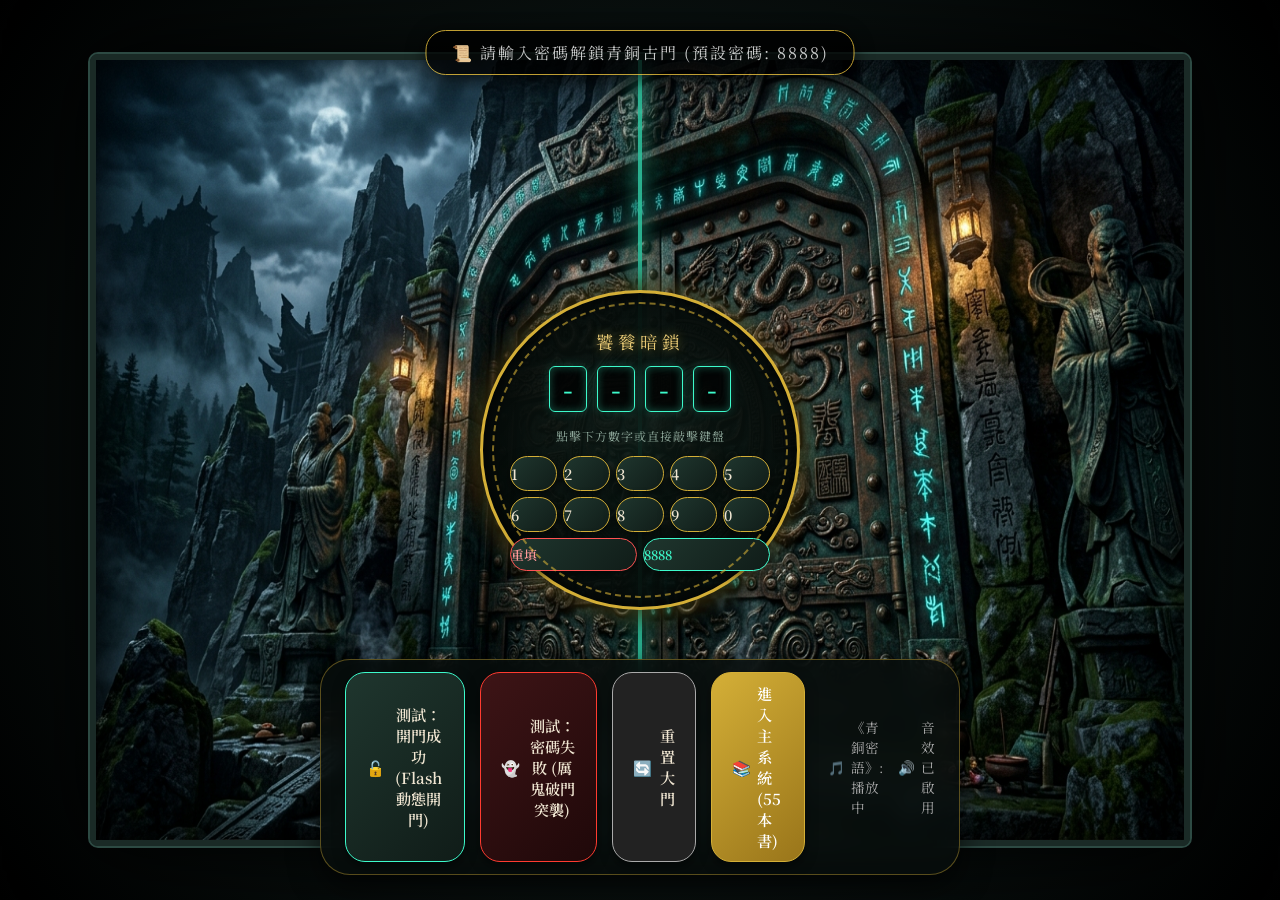
<file: door-demo.html>
<!DOCTYPE html>
<html lang="zh-TW">
<head>
  <meta charset="UTF-8">
  <meta name="viewport" content="width=device-width, initial-scale=1.0">
  <title>古老青銅門機關 - 開門與厲鬼破門突襲 Demo</title>
  <link rel="preconnect" href="https://fonts.googleapis.com">
  <link rel="preconnect" href="https://fonts.gstatic.com" crossorigin>
  <link href="https://fonts.googleapis.com/css2?family=Cinzel:wght@600;900&family=Noto+Serif+TC:wght@600;900&display=swap" rel="stylesheet">
  <style>
    :root {
      --gold-primary: #d4af37;
      --gold-glow: rgba(212, 175, 55, 0.6);
      --bronze-dark: #0f1c18;
      --rune-cyan: #3dfacb;
      --blood-red: #ff1e27;
    }

    * {
      box-sizing: border-box;
      margin: 0;
      padding: 0;
      user-select: none;
    }

    body {
      background-color: #050807;
      color: #e0e0e0;
      font-family: 'Noto Serif TC', 'Cinzel', serif;
      overflow: hidden;
      height: 100vh;
      width: 100vw;
      display: flex;
      justify-content: center;
      align-items: center;
    }

    /* 3D 舞台場景 */
    .scene-viewport {
      position: relative;
      width: 100vw;
      height: 100vh;
      perspective: 1200px;
      perspective-origin: center center;
      display: flex;
      justify-content: center;
      align-items: center;
      overflow: hidden;
      background: radial-gradient(circle at center, #152422 0%, #060b0a 70%, #000 100%);
    }

    /* 門後神秘殿堂/光芒背景 (開門後展現) */
    .sanctum-background {
      position: absolute;
      top: 0;
      left: 0;
      width: 100%;
      height: 100%;
      display: flex;
      flex-direction: column;
      justify-content: center;
      align-items: center;
      background: radial-gradient(ellipse at center, #ffeaa7 0%, #d4af37 25%, #1a1a1a 70%, #000 100%);
      z-index: 1;
      opacity: 0;
      transform: scale(0.9);
      transition: opacity 1.5s ease, transform 2s ease;
    }

    .sanctum-background.revealed {
      opacity: 1;
      transform: scale(1.05);
    }

    .sanctum-content {
      text-align: center;
      color: #fff;
      text-shadow: 0 0 20px rgba(0,0,0,0.8), 0 0 40px #d4af37;
    }

    .sanctum-title {
      font-size: 2.8rem;
      font-weight: 900;
      letter-spacing: 6px;
      margin-bottom: 12px;
      color: #fff8db;
    }

    .sanctum-desc {
      font-size: 1.2rem;
      letter-spacing: 2px;
      color: #f7e1a0;
    }

    /* 幽冥煞氣裂隙光 (門縫透出的綠紅邪光) */
    .underworld-rift {
      position: absolute;
      top: 0;
      left: 0;
      width: 100%;
      height: 100%;
      background: radial-gradient(circle at center, #00ff88 0%, #ff1e27 40%, transparent 75%);
      opacity: 0;
      z-index: 2;
      transition: opacity 0.3s ease;
      mix-blend-mode: screen;
      pointer-events: none;
    }

    .gate-frame.ghost-cracked ~ .underworld-rift {
      opacity: 0.9;
      animation: riftFlicker 0.15s infinite alternate;
    }

    @keyframes riftFlicker {
      0% { opacity: 0.55; filter: brightness(0.8); }
      100% { opacity: 1; filter: brightness(1.5); }
    }

    /* 青銅巨門外框結構 */
    .gate-frame {
      position: relative;
      width: 92vw;
      max-width: 1100px;
      height: 88vh;
      max-height: 820px;
      z-index: 5;
      display: flex;
      box-shadow: 0 0 80px rgba(0, 0, 0, 0.95), inset 0 0 40px rgba(0, 0, 0, 0.9);
      border-radius: 8px;
      border: 6px solid #1a2a26;
      outline: 2px solid #2d4a43;
      transform-style: preserve-3d;
      transition: transform 1.8s cubic-bezier(0.2, 0.8, 0.2, 1);
    }

    /* 左門與右門 */
    .door-leaf {
      position: relative;
      width: 50%;
      height: 100%;
      background-image: url('assets/bronze_gate.jpg');
      background-size: 200% 100%;
      background-repeat: no-repeat;
      transform-style: preserve-3d;
      transition: transform 2.2s cubic-bezier(0.4, 0, 0.2, 1), filter 0.8s ease;
      box-shadow: inset 0 0 50px rgba(0, 0, 0, 0.8);
    }

    .door-leaf.left {
      background-position: left center;
      transform-origin: left center;
      border-right: 2px solid rgba(0, 0, 0, 0.8);
    }

    .door-leaf.right {
      background-position: right center;
      transform-origin: right center;
      border-left: 2px solid rgba(0, 0, 0, 0.8);
    }

    /* 開門成功狀態 */
    .gate-frame.opened .door-leaf.left {
      transform: rotateY(-110deg);
      box-shadow: 30px 0 50px rgba(0, 0, 0, 0.7);
    }

    .gate-frame.opened .door-leaf.right {
      transform: rotateY(110deg);
      box-shadow: -30px 0 50px rgba(0, 0, 0, 0.7);
    }

    .gate-frame.opened {
      transform: scale(1.15) translateZ(100px);
    }

    /* 門縫被厲鬼撕開狀態 (Crack Open) */
    .gate-frame.ghost-cracked .door-leaf.left {
      transform: rotateY(-36deg);
      box-shadow: 25px 0 45px rgba(0, 0, 0, 0.95);
      filter: drop-shadow(0 0 25px rgba(255, 30, 39, 0.6));
      transition: transform 0.25s cubic-bezier(0.1, 0.9, 0.2, 1);
    }

    .gate-frame.ghost-cracked .door-leaf.right {
      transform: rotateY(36deg);
      box-shadow: -25px 0 45px rgba(0, 0, 0, 0.95);
      filter: drop-shadow(0 0 25px rgba(255, 30, 39, 0.6));
      transition: transform 0.25s cubic-bezier(0.1, 0.9, 0.2, 1);
    }

    /* 門縫微光 */
    .seam-light {
      position: absolute;
      top: 0;
      left: 50%;
      transform: translateX(-50%);
      width: 4px;
      height: 100%;
      background: #3dfacb;
      box-shadow: 0 0 15px #3dfacb, 0 0 30px #3dfacb;
      z-index: 10;
      opacity: 0.7;
      animation: pulseLight 3s infinite alternate;
      pointer-events: none;
      transition: opacity 0.5s ease;
    }

    .gate-frame.opened .seam-light,
    .gate-frame.ghost-cracked .seam-light {
      opacity: 0;
    }

    @keyframes pulseLight {
      0% { opacity: 0.3; filter: blur(1px); }
      100% { opacity: 0.9; filter: blur(3px); }
    }

    /* 密碼機關古盤 UI */
    .lock-mechanism {
      position: absolute;
      top: 50%;
      left: 50%;
      transform: translate(-50%, -50%);
      z-index: 20;
      background: radial-gradient(circle, rgba(12, 24, 20, 0.92) 0%, rgba(5, 10, 8, 0.96) 80%);
      border: 3px solid #d4af37;
      border-radius: 50%;
      width: 320px;
      height: 320px;
      display: flex;
      flex-direction: column;
      justify-content: center;
      align-items: center;
      box-shadow: 0 0 35px rgba(0, 0, 0, 0.9), 0 0 25px var(--gold-glow), inset 0 0 20px rgba(0, 0, 0, 0.9);
      transition: opacity 0.8s ease, transform 0.8s cubic-bezier(0.4, 0, 0.2, 1);
    }

    .gate-frame.opened .lock-mechanism {
      opacity: 0;
      transform: translate(-50%, -50%) scale(0.6) rotate(180deg);
      pointer-events: none;
    }

    /* 厲鬼衝出時，鎖盤完全隱藏消失 */
    .gate-frame.ghost-cracked .lock-mechanism {
      opacity: 0;
      transform: translate(-50%, -50%) scale(0.3);
      pointer-events: none;
      transition: opacity 0.2s ease, transform 0.2s ease;
    }

    /* 盤面符文外圈 */
    .rune-ring {
      position: absolute;
      width: 94%;
      height: 94%;
      border-radius: 50%;
      border: 2px dashed rgba(212, 175, 55, 0.6);
      animation: slowRotate 30s linear infinite;
      pointer-events: none;
    }

    @keyframes slowRotate {
      from { transform: rotate(0deg); }
      to { transform: rotate(360deg); }
    }

    .lock-title {
      font-size: 1.1rem;
      color: #e6c875;
      letter-spacing: 4px;
      margin-bottom: 12px;
      text-shadow: 0 0 10px rgba(212, 175, 55, 0.5);
    }

    .password-display {
      display: flex;
      gap: 10px;
      margin-bottom: 15px;
    }

    .pin-digit {
      width: 38px;
      height: 46px;
      background: rgba(0, 0, 0, 0.7);
      border: 1.5px solid #3dfacb;
      border-radius: 6px;
      color: #3dfacb;
      font-size: 1.6rem;
      font-weight: 900;
      display: flex;
      justify-content: center;
      align-items: center;
      box-shadow: inset 0 0 8px rgba(61, 250, 203, 0.3), 0 0 10px rgba(61, 250, 203, 0.2);
    }

    .pin-input-real {
      position: absolute;
      opacity: 0;
      pointer-events: none;
    }

    .hint-text {
      font-size: 0.75rem;
      color: #8fa89b;
      margin-bottom: 12px;
      letter-spacing: 1px;
    }

    /* 突發驚悚 鬼怪層 (在青銅門裂隙深處，青銅門始終保持在背景可見) */
    .ghost-emergence-container {
      position: absolute;
      top: 50%;
      left: 50%;
      transform: translate(-50%, -50%);
      width: 100%;
      height: 100%;
      max-width: 1100px;
      max-height: 820px;
      z-index: 18;
      pointer-events: none;
      display: flex;
      justify-content: center;
      align-items: center;
      overflow: visible;
      opacity: 0;
      visibility: hidden;
    }

    .ghost-emergence-container.active {
      visibility: visible;
      opacity: 1;
    }

    .ghost-spirit {
      position: absolute;
      width: 115%;
      height: 115%;
      object-fit: contain;
      mix-blend-mode: screen; /* 完美透明融合，青銅門清晰可見 */
      filter: contrast(1.4) brightness(1.3) drop-shadow(0 0 40px #00ff88);
      transform: translateZ(0) scale(0.1);
    }

    .ghost-emergence-container.active .ghost-spirit {
      animation: ghostBurstFromGate 1.8s cubic-bezier(0.15, 0.85, 0.25, 1) forwards;
    }

    /* 厲鬼從青銅門裂縫深處衝出的震撼軌跡 (變大時跟隨下移，完整展示恐怖面孔與全身) */
    @keyframes ghostBurstFromGate {
      0% {
        transform: scale(0.08) translateY(20px) rotate(-3deg);
        filter: brightness(0.2) drop-shadow(0 0 5px #00ff88);
        opacity: 0;
      }
      22% {
        opacity: 1;
        filter: brightness(1.8) contrast(1.5) drop-shadow(0 0 60px #00ff88) drop-shadow(0 0 90px red);
      }
      45% {
        transform: scale(1.35) translateY(50px) rotate(2deg);
        filter: brightness(1.6) contrast(1.4) drop-shadow(0 0 80px red);
      }
      75% {
        transform: scale(1.65) translateY(100px) rotate(-1deg);
        opacity: 0.95;
      }
      100% {
        transform: scale(2.0) translateY(160px);
        opacity: 0;
        filter: brightness(0) blur(25px);
      }
    }

    /* 血色驚悚閃爍遮罩 */
    .blood-overlay {
      position: fixed;
      top: 0;
      left: 0;
      width: 100vw;
      height: 100vh;
      background: radial-gradient(circle, rgba(255, 0, 0, 0.4) 0%, rgba(80, 0, 0, 0.8) 80%);
      mix-blend-mode: hard-light;
      opacity: 0;
      pointer-events: none;
      z-index: 90;
    }

    .blood-overlay.flash {
      animation: redFlash 1.6s ease-out forwards;
    }

    @keyframes redFlash {
      0%, 25%, 50% { opacity: 0.85; }
      12%, 37% { opacity: 0.15; }
      100% { opacity: 0; }
    }

    /* 螢幕震動動畫 (Screen Shake) */
    .shake-intense {
      animation: intenseShake 0.75s cubic-bezier(.36,.07,.19,.97) both;
    }

    @keyframes intenseShake {
      10%, 90% { transform: translate3d(-8px, 6px, 0) rotate(-1.5deg); }
      20%, 80% { transform: translate3d(10px, -8px, 0) rotate(2deg); }
      30%, 50%, 70% { transform: translate3d(-14px, 10px, 0) rotate(-2.5deg); }
      40%, 60% { transform: translate3d(14px, -10px, 0) rotate(2.5deg); }
    }

    /* 狀態訊息提示浮層 */
    .status-toast {
      position: absolute;
      top: 30px;
      left: 50%;
      transform: translateX(-50%);
      padding: 10px 25px;
      background: rgba(0, 0, 0, 0.85);
      border-radius: 20px;
      font-size: 1rem;
      letter-spacing: 2px;
      z-index: 60;
      border: 1px solid #d4af37;
      box-shadow: 0 4px 20px rgba(0,0,0,0.8);
      transition: all 0.3s ease;
      opacity: 0.9;
    }

    /* 快捷控制面板 (置底) */
    .control-deck {
      position: absolute;
      bottom: 25px;
      left: 50%;
      transform: translateX(-50%);
      z-index: 50;
      display: flex;
      gap: 15px;
      background: rgba(8, 14, 12, 0.85);
      backdrop-filter: blur(12px);
      padding: 12px 24px;
      border-radius: 30px;
      border: 1px solid rgba(212, 175, 55, 0.4);
      box-shadow: 0 10px 30px rgba(0, 0, 0, 0.7);
    }

    .btn-action {
      background: linear-gradient(135deg, #1f362e, #101c18);
      color: #f0e6d2;
      border: 1px solid #d4af37;
      padding: 10px 20px;
      border-radius: 20px;
      font-family: inherit;
      font-size: 0.95rem;
      font-weight: 600;
      cursor: pointer;
      display: flex;
      align-items: center;
      gap: 8px;
      transition: all 0.25s ease;
      box-shadow: 0 4px 12px rgba(0, 0, 0, 0.5);
    }

    .btn-action:hover {
      background: linear-gradient(135deg, #2e5246, #1a2f28);
      color: #fff;
      transform: translateY(-2px);
      box-shadow: 0 0 15px var(--gold-glow);
    }

    .btn-action.success {
      border-color: #3dfacb;
    }
    .btn-action.success:hover {
      box-shadow: 0 0 18px rgba(61, 250, 203, 0.7);
    }

    .btn-action.fail {
      border-color: #ff3b30;
      background: linear-gradient(135deg, #3d1416, #1f0809);
    }
    .btn-action.fail:hover {
      background: linear-gradient(135deg, #571b1e, #2e0b0d);
      box-shadow: 0 0 20px rgba(255, 59, 48, 0.8);
    }

    .btn-action.reset {
      border-color: #aaa;
      background: #222;
    }

    .audio-toggle {
      cursor: pointer;
      display: flex;
      align-items: center;
      gap: 6px;
      color: #aaa;
      font-size: 0.85rem;
      transition: color 0.2s;
    }
    .audio-toggle:hover {
      color: #3dfacb;
    }
  </style>
</head>
<body>

  <!-- 狀態提示 -->
  <div id="statusToast" class="status-toast">📜 請輸入密碼解鎖青銅古門 (預設密碼: 8888)</div>

  <!-- 3D 視角容器 -->
  <div id="sceneContainer" class="scene-viewport">
    
    <!-- 門後的神聖殿堂 (進入系統後的背景) -->
    <div id="sanctumBg" class="sanctum-background">
      <div class="sanctum-content">
        <div class="sanctum-title">✨ 藏書閣 · 封印解除 ✨</div>
        <div class="sanctum-desc">歡迎進入個人書櫃與借閱統計系統</div>
        <a href="index.html" class="btn-action" style="margin-top: 22px; padding: 14px 32px; font-size: 1.15rem; background: linear-gradient(135deg, #ffd700, #ff9800); color: #050807; font-weight: 900; text-decoration: none; border-radius: 30px; box-shadow: 0 0 30px rgba(255, 215, 0, 0.9); display: inline-block; pointer-events: auto; letter-spacing: 2px;">📚 點此進入個人書櫃主系統（查看 55 本完整藏書）➔</a>
      </div>
    </div>

    <!-- 幽冥煞氣裂隙邪光 (門縫透出) -->
    <div id="underworldRift" class="underworld-rift"></div>

    <!-- 青銅巨門本體 (背景始終可見) -->
    <div id="gateFrame" class="gate-frame">
      <!-- 門縫微光 -->
      <div class="seam-light"></div>

      <!-- 左門扇 -->
      <div class="door-leaf left"></div>

      <!-- 右門扇 -->
      <div class="door-leaf right"></div>

      <!-- 密碼機關盤 -->
      <div id="lockMechanism" class="lock-mechanism">
        <div class="rune-ring"></div>
        <div class="lock-title">饕餮暗鎖</div>
        
        <div class="password-display">
          <div class="pin-digit" id="d1">-</div>
          <div class="pin-digit" id="d2">-</div>
          <div class="pin-digit" id="d3">-</div>
          <div class="pin-digit" id="d4">-</div>
        </div>

        <input type="tel" inputmode="numeric" id="pinInput" class="pin-input-real" maxlength="4" autocomplete="off">
        
        <div class="hint-text">點擊下方數字或直接敲擊鍵盤</div>

        <div style="display: flex; flex-direction: column; gap: 6px; width: 100%; max-width: 260px;">
          <div style="display: flex; gap: 6px; justify-content: center;">
            <button type="button" class="btn-action" style="flex:1; padding: 6px 0; font-size: 0.9rem;" onclick="handleKeypad('1')">1</button>
            <button type="button" class="btn-action" style="flex:1; padding: 6px 0; font-size: 0.9rem;" onclick="handleKeypad('2')">2</button>
            <button type="button" class="btn-action" style="flex:1; padding: 6px 0; font-size: 0.9rem;" onclick="handleKeypad('3')">3</button>
            <button type="button" class="btn-action" style="flex:1; padding: 6px 0; font-size: 0.9rem;" onclick="handleKeypad('4')">4</button>
            <button type="button" class="btn-action" style="flex:1; padding: 6px 0; font-size: 0.9rem;" onclick="handleKeypad('5')">5</button>
          </div>
          <div style="display: flex; gap: 6px; justify-content: center;">
            <button type="button" class="btn-action" style="flex:1; padding: 6px 0; font-size: 0.9rem;" onclick="handleKeypad('6')">6</button>
            <button type="button" class="btn-action" style="flex:1; padding: 6px 0; font-size: 0.9rem;" onclick="handleKeypad('7')">7</button>
            <button type="button" class="btn-action" style="flex:1; padding: 6px 0; font-size: 0.9rem;" onclick="handleKeypad('8')">8</button>
            <button type="button" class="btn-action" style="flex:1; padding: 6px 0; font-size: 0.9rem;" onclick="handleKeypad('9')">9</button>
            <button type="button" class="btn-action" style="flex:1; padding: 6px 0; font-size: 0.9rem;" onclick="handleKeypad('0')">0</button>
          </div>
          <div style="display: flex; gap: 6px; justify-content: center;">
            <button type="button" class="btn-action" style="flex:1; padding: 6px 0; font-size: 0.8rem; border-color: #ff5252; color: #ff9999;" onclick="handleKeypad('clear')">重填</button>
            <button type="button" class="btn-action" style="flex:1; padding: 6px 0; font-size: 0.8rem; border-color: #3dfacb; color: #3dfacb;" onclick="handleKeypad('8888')">8888</button>
          </div>
        </div>
      </div>

      <!-- 突發厲鬼 (直接從青銅門裂縫深處破門竄出，青銅門在背景清晰可見) -->
      <div id="ghostEmergence" class="ghost-emergence-container">
        <img src="assets/ghost_emerge.jpg" alt="Ghost Bursting from Gate" class="ghost-spirit">
      </div>

    </div>

  </div>

  <!-- 血紅閃爍遮罩 -->
  <div id="bloodOverlay" class="blood-overlay"></div>

  <!-- 控制與展示面板 -->
  <div class="control-deck">
    <button class="btn-action success" onclick="triggerSuccess()">
      <span>🔓</span> 測試：開門成功 (Flash動態開門)
    </button>
    <button class="btn-action fail" onclick="triggerFail()">
      <span>👻</span> 測試：密碼失敗 (厲鬼破門突襲)
    </button>
    <button class="btn-action reset" onclick="resetGate()">
      <span>🔄</span> 重置大門
    </button>
    <a href="index.html" class="btn-action" style="background: linear-gradient(135deg, #d4af37, #99751a); color: #fff; text-decoration: none; display: inline-flex; align-items: center; gap: 6px;">
      <span>📚</span> 進入主系統 (55本書)
    </a>
    <div class="audio-toggle" id="musicToggleBtn" onclick="toggleBgmMusic()" style="margin-left: 8px;">
      <span id="musicIcon">🎵</span>
      <span id="musicText">《青銅密語》: 播放中</span>
    </div>
    <div class="audio-toggle" onclick="toggleAudio()">
      <span id="audioIcon">🔊</span>
      <span id="audioText">音效已啟用</span>
    </div>
  </div>

  <!-- 背景音樂音檔 -->
  <audio id="bgmAudio" src="assets/bronze_whisper.mp3" loop preload="auto"></audio>

  <script>
    let bgmMusicPlaying = false;
    function playBgmMusic() {
      const audio = document.getElementById('bgmAudio');
      if (audio) {
        audio.volume = 0.65;
        audio.play().then(() => {
          bgmMusicPlaying = true;
          updateBgmMusicUI(true);
        }).catch(e => console.log('BGM Auto play waiting for user click'));
      }
    }

    function toggleBgmMusic() {
      const audio = document.getElementById('bgmAudio');
      if (!audio) return;
      if (bgmMusicPlaying) {
        audio.pause();
        bgmMusicPlaying = false;
        updateBgmMusicUI(false);
      } else {
        audio.play();
        bgmMusicPlaying = true;
        updateBgmMusicUI(true);
      }
    }

    function updateBgmMusicUI(playing) {
      const icon = document.getElementById('musicIcon');
      const text = document.getElementById('musicText');
      if (icon && text) {
        icon.textContent = playing ? '🎵' : '🔇';
        text.textContent = playing ? '《青銅密語》: 播放中' : '《青銅密語》: 已暫停';
      }
    }

    document.addEventListener('click', () => {
      if (!bgmMusicPlaying) playBgmMusic();
    }, { once: true });
    document.addEventListener('keydown', () => {
      if (!bgmMusicPlaying) playBgmMusic();
    }, { once: true });

    // --- Web Audio 逼真音效合成引擎 (無須外部音檔) ---
    let audioCtx = null;
    let audioEnabled = true;

    function initAudio() {
      if (!audioCtx) {
        audioCtx = new (window.AudioContext || window.webkitAudioContext)();
      }
      if (audioCtx.state === 'suspended') {
        audioCtx.resume();
      }
    }

    function toggleAudio() {
      audioEnabled = !audioEnabled;
      document.getElementById('audioIcon').textContent = audioEnabled ? '🔊' : '🔇';
      document.getElementById('audioText').textContent = audioEnabled ? '音效已啟用' : '音效已靜音';
    }

    // 齒輪/石鍵點擊音
    function playClickSound() {
      if (!audioEnabled) return;
      initAudio();
      const osc = audioCtx.createOscillator();
      const gain = audioCtx.createGain();
      osc.type = 'triangle';
      osc.frequency.setValueAtTime(180, audioCtx.currentTime);
      osc.frequency.exponentialRampToValueAtTime(60, audioCtx.currentTime + 0.08);
      gain.gain.setValueAtTime(0.3, audioCtx.currentTime);
      gain.gain.exponentialRampToValueAtTime(0.01, audioCtx.currentTime + 0.08);
      osc.connect(gain);
      gain.connect(audioCtx.destination);
      osc.start();
      osc.stop(audioCtx.currentTime + 0.08);
    }

    // 開門震撼石門轟鳴聲
    function playGateOpenSound() {
      if (!audioEnabled) return;
      initAudio();
      
      const bufferSize = audioCtx.sampleRate * 2.5;
      const noiseBuffer = audioCtx.createBuffer(1, bufferSize, audioCtx.sampleRate);
      const output = noiseBuffer.getChannelData(0);
      for (let i = 0; i < bufferSize; i++) {
        output[i] = Math.random() * 2 - 1;
      }
      const whiteNoise = audioCtx.createBufferSource();
      whiteNoise.buffer = noiseBuffer;

      const filter = audioCtx.createBiquadFilter();
      filter.type = 'lowpass';
      filter.frequency.setValueAtTime(120, audioCtx.currentTime);
      filter.frequency.linearRampToValueAtTime(450, audioCtx.currentTime + 1.2);
      filter.frequency.linearRampToValueAtTime(80, audioCtx.currentTime + 2.5);

      const noiseGain = audioCtx.createGain();
      noiseGain.gain.setValueAtTime(0.6, audioCtx.currentTime);
      noiseGain.gain.exponentialRampToValueAtTime(0.01, audioCtx.currentTime + 2.5);

      whiteNoise.connect(filter);
      filter.connect(noiseGain);
      noiseGain.connect(audioCtx.destination);
      whiteNoise.start();

      const freqs = [110, 164.8, 220, 329.6];
      freqs.forEach((f) => {
        const osc = audioCtx.createOscillator();
        const gain = audioCtx.createGain();
        osc.type = 'sawtooth';
        osc.frequency.setValueAtTime(f, audioCtx.currentTime);
        gain.gain.setValueAtTime(0.15, audioCtx.currentTime + 0.2);
        gain.gain.exponentialRampToValueAtTime(0.001, audioCtx.currentTime + 2.0);
        osc.connect(gain);
        gain.connect(audioCtx.destination);
        osc.start(audioCtx.currentTime + 0.1);
        osc.stop(audioCtx.currentTime + 2.0);
      });
    }

    // 青銅門撞擊重響 (門猛烈關閉聲)
    function playGateSlamSound() {
      if (!audioEnabled) return;
      initAudio();
      const osc = audioCtx.createOscillator();
      const gain = audioCtx.createGain();
      osc.type = 'sawtooth';
      osc.frequency.setValueAtTime(80, audioCtx.currentTime);
      osc.frequency.exponentialRampToValueAtTime(20, audioCtx.currentTime + 0.5);
      gain.gain.setValueAtTime(0.85, audioCtx.currentTime);
      gain.gain.exponentialRampToValueAtTime(0.01, audioCtx.currentTime + 0.5);
      osc.connect(gain);
      gain.connect(audioCtx.destination);
      osc.start();
      osc.stop(audioCtx.currentTime + 0.5);
    }

    // 密碼錯誤厲鬼尖嘯與突發轟鳴音效
    function playGhostScreamSound() {
      if (!audioEnabled) return;
      initAudio();

      // 1. 尖銳刺耳的調頻尖嘯 (FM Synthesis)
      const carrier = audioCtx.createOscillator();
      const modulator = audioCtx.createOscillator();
      const modGain = audioCtx.createGain();
      const mainGain = audioCtx.createGain();

      carrier.type = 'sawtooth';
      carrier.frequency.setValueAtTime(450, audioCtx.currentTime);
      carrier.frequency.exponentialRampToValueAtTime(1400, audioCtx.currentTime + 0.3);
      carrier.frequency.exponentialRampToValueAtTime(220, audioCtx.currentTime + 1.6);

      modulator.type = 'square';
      modulator.frequency.setValueAtTime(50, audioCtx.currentTime);
      modGain.gain.setValueAtTime(350, audioCtx.currentTime);

      modulator.connect(modGain);
      modGain.connect(carrier.frequency);

      mainGain.gain.setValueAtTime(0.85, audioCtx.currentTime);
      mainGain.gain.exponentialRampToValueAtTime(0.01, audioCtx.currentTime + 1.7);

      carrier.connect(mainGain);
      mainGain.connect(audioCtx.destination);

      modulator.start();
      carrier.start();
      modulator.stop(audioCtx.currentTime + 1.7);
      carrier.stop(audioCtx.currentTime + 1.7);

      // 2. 破門撞擊低音
      const oscLow = audioCtx.createOscillator();
      const gainLow = audioCtx.createGain();
      oscLow.type = 'sine';
      oscLow.frequency.setValueAtTime(200, audioCtx.currentTime);
      oscLow.frequency.exponentialRampToValueAtTime(35, audioCtx.currentTime + 0.7);
      gainLow.gain.setValueAtTime(0.9, audioCtx.currentTime);
      gainLow.gain.exponentialRampToValueAtTime(0.01, audioCtx.currentTime + 0.7);
      oscLow.connect(gainLow);
      gainLow.connect(audioCtx.destination);
      oscLow.start();
      oscLow.stop(audioCtx.currentTime + 0.7);
    }

    // --- 互動邏輯 ---
    const gateFrame = document.getElementById('gateFrame');
    const sanctumBg = document.getElementById('sanctumBg');
    const ghostEmergence = document.getElementById('ghostEmergence');
    const bloodOverlay = document.getElementById('bloodOverlay');
    const sceneContainer = document.getElementById('sceneContainer');
    const statusToast = document.getElementById('statusToast');
    
    let currentInput = '';
    const CORRECT_PIN = '8888';

    // 鍵盤輸入監聽
    document.addEventListener('keydown', (e) => {
      if (gateFrame.classList.contains('opened') || ghostEmergence.classList.contains('active')) return;
      if (e.key >= '0' && e.key <= '9') {
        handleKeypad(e.key);
      } else if (e.key === 'Backspace') {
        currentInput = currentInput.slice(0, -1);
        updatePinDisplay();
      } else if (e.key === 'Enter') {
        if (currentInput.length > 0) {
          checkPassword();
        }
      }
    });

    function handleKeypad(key) {
      if (key === 'clear') {
        currentInput = '';
        updatePinDisplay();
        playClickSound();
        return;
      }
      if (currentInput.length < 4) {
        currentInput += key;
        playClickSound();
        updatePinDisplay();
        if (currentInput.length === 4) {
          setTimeout(checkPassword, 300);
        }
      }
    }

    function updatePinDisplay() {
      for (let i = 1; i <= 4; i++) {
        const el = document.getElementById('d' + i);
        if (i <= currentInput.length) {
          el.textContent = '●';
          el.style.color = '#d4af37';
          el.style.borderColor = '#d4af37';
        } else {
          el.textContent = '-';
          el.style.color = '#3dfacb';
          el.style.borderColor = '#3dfacb';
        }
      }
    }

    function checkPassword() {
      if (currentInput === CORRECT_PIN) {
        triggerSuccess();
      } else {
        triggerFail();
      }
    }

    // 1. 開門成功 (3D 大門向內推開)
    function triggerSuccess() {
      statusToast.textContent = '🌟 符文共鳴！青銅巨門緩緩開啟...';
      statusToast.style.borderColor = '#3dfacb';
      statusToast.style.color = '#3dfacb';

      playGateOpenSound();

      gateFrame.classList.remove('ghost-cracked');
      ghostEmergence.classList.remove('active');
      gateFrame.classList.add('opened');
      sanctumBg.classList.add('revealed');
    }

    // 2. 密碼失敗 (青銅門裂開，厲鬼從門縫深處衝出！)
    function triggerFail() {
      statusToast.textContent = '⚠️ 封印暴走！青銅門裂開，千年怨靈衝出！';
      statusToast.style.borderColor = '#ff3b30';
      statusToast.style.color = '#ff3b30';

      playGhostScreamSound();

      // 青銅門兩扇震裂半開
      gateFrame.classList.add('ghost-cracked');
      // 厲鬼從青銅門裂隙深處破門竄出
      ghostEmergence.classList.add('active');
      // 全場震動與血色閃爍
      sceneContainer.classList.add('shake-intense');
      bloodOverlay.classList.add('flash');

      setTimeout(() => {
        sceneContainer.classList.remove('shake-intense');
      }, 750);

      // 厲鬼消散，青銅門猛力重擊關閉
      setTimeout(() => {
        ghostEmergence.classList.remove('active');
        gateFrame.classList.remove('ghost-cracked');
        playGateSlamSound();
        bloodOverlay.classList.remove('flash');
        currentInput = '';
        updatePinDisplay();
        statusToast.textContent = '💀 厲鬼遁回門內，青銅門緊閉！請重新嘗試。';
      }, 1900);
    }

    // 3. 重置大門
    function resetGate() {
      gateFrame.classList.remove('opened', 'ghost-cracked');
      sanctumBg.classList.remove('revealed');
      ghostEmergence.classList.remove('active');
      bloodOverlay.classList.remove('flash');
      currentInput = '';
      updatePinDisplay();
      statusToast.textContent = '📜 請輸入密碼解鎖青銅古門 (預設密碼: 8888)';
      statusToast.style.borderColor = '#d4af37';
      statusToast.style.color = '#e0e0e0';
      playClickSound();
    }
  </script>
</body>
</html>
</file>
